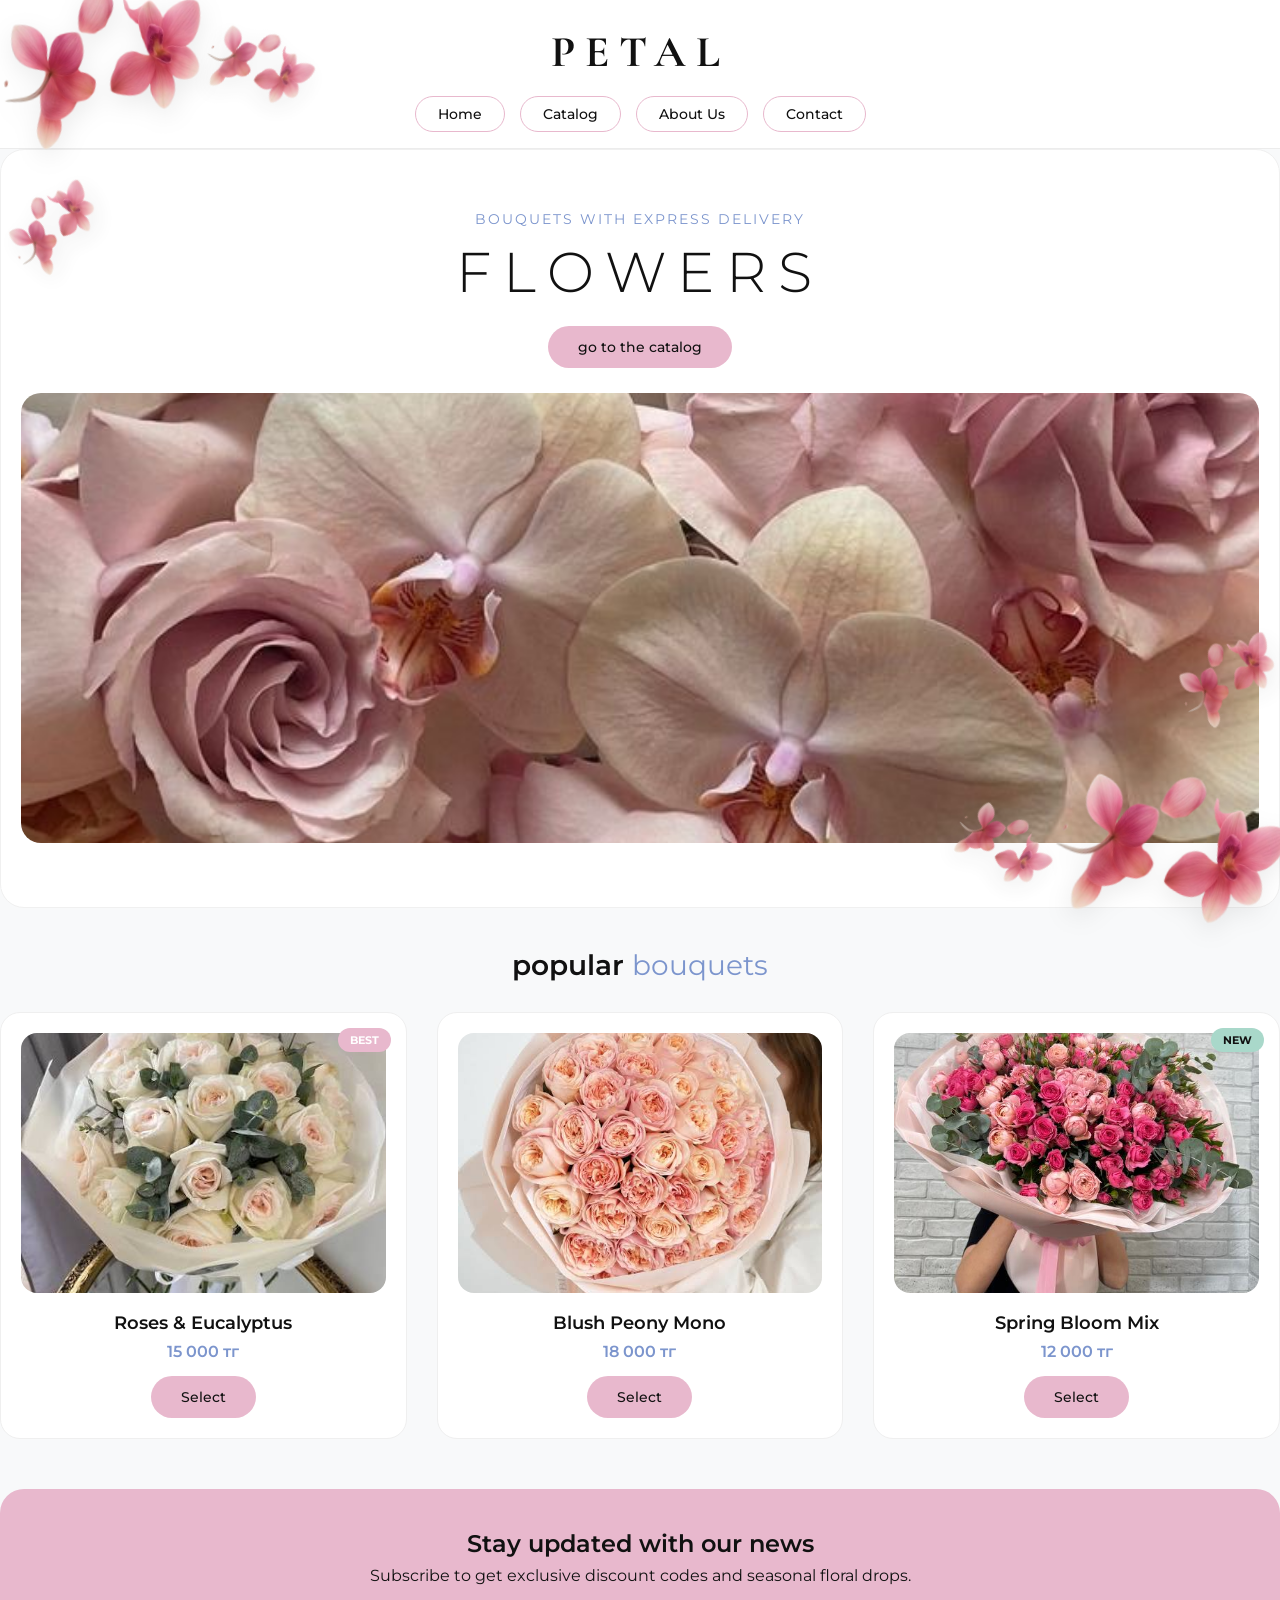
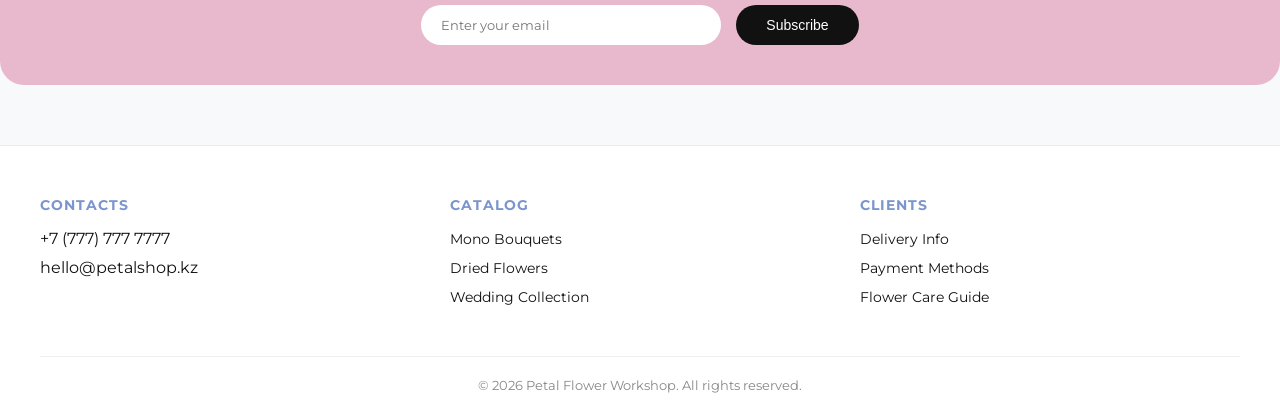
<file: index.html>
<!DOCTYPE html>
<html lang="en">
<head>
    <meta charset="UTF-8">
    <meta name="viewport" content="width=device-width, initial-scale=1.0">
    <title>Petal - Flower Workshop</title>
    <link rel="stylesheet" href="css/style.css">
</head>
<body>
    <img src="imeges/гүл.png" class="bg-flower bg-flower-tl-main" alt="Main Flower Top Left">
    <img src="imeges/гүл.png" class="bg-flower bg-flower-tl-sub1" alt="Sub Flower 1 Top Left">
    <img src="imeges/гүл.png" class="bg-flower bg-flower-tl-sub2" alt="Sub Flower 2 Top Left">

    <img src="imeges/гүл.png" class="bg-flower bg-flower-br-main" alt="Main Flower Bottom Right">
    <img src="imeges/гүл.png" class="bg-flower bg-flower-br-sub1" alt="Sub Flower 1 Bottom Right">
    <img src="imeges/гүл.png" class="bg-flower bg-flower-br-sub2" alt="Sub Flower 2 Bottom Right">

    <header>
        <div class="nav-container">
            <div class="logo">Petal</div>
            <nav>
                <ul class="nav-links">
                    <li><a href="index.html">Home</a></li>
                    <li><a href="catalog.html">Catalog</a></li>
                    <li><a href="about.html">About Us</a></li>
                    <li><a href="contact.html">Contact</a></li>
                </ul>
            </nav>
        </div>
    </header>

    <main>
        <section class="hero">
            <p class="hero-subtitle">Bouquets with express delivery</p>
            <h1 class="hero-title">FLOWERS</h1>
            <a href="catalog.html" class="btn-pill">go to the catalog</a>
            <img src="imeges/цветошки.jpg" alt="Floral Banner" class="hero-img">
        </section>

        <section style="margin-bottom: 50px;">
            <h2 style="font-size: 28px; text-align: center;">popular <span class="highlight">bouquets</span></h2>
            
            <div class="grid-catalog">
                <article class="card">
                    <span class="badge badge-best">BEST</span>
                    <img src="imeges/цветы7.jpg" alt="Roses">
                    <h3>Roses & Eucalyptus</h3>
                    <p class="price">15 000 тг</p>
                    <a href="catalog.html" class="btn-pill">Select</a>
                </article>

                <article class="card">
                    <img src="imeges/цветы8.jpg" alt="Peonies">
                    <h3>Blush Peony Mono</h3>
                    <p class="price">18 000 тг</p>
                    <a href="catalog.html" class="btn-pill">Select</a>
                </article>

                <article class="card">
                    <span class="badge badge-new">NEW</span>
                    <img src="imeges/цветы9.jpg" alt="Lavender">
                    <h3>Spring Bloom Mix</h3>
                    <p class="price">12 000 тг</p>
                    <a href="catalog.html" class="btn-pill">Select</a>
                </article>
            </div>
        </section>

        <section class="newsletter-section">
            <h2>Stay updated with our news</h2>
            <p style="margin-top: 8px;">Subscribe to get exclusive discount codes and seasonal floral drops.</p>
            <form class="newsletter-form" action="#">
                <input type="email" placeholder="Enter your email" required>
                <button type="submit" class="btn-pill" style="background-color: var(--text-black); color: white;">Subscribe</button>
            </form>
        </section>
    </main>

    <footer>
        <div class="footer-grid">
            <div class="footer-col">
                <h4>Contacts</h4>
                <ul>
                    <li>+7 (777) 777 7777</li>
                    <li>hello@petalshop.kz</li>
                </ul>
            </div>
            <div class="footer-col">
                <h4>Catalog</h4>
                <ul>
                    <li><a href="catalog.html">Mono Bouquets</a></li>
                    <li><a href="catalog.html">Dried Flowers</a></li>
                    <li><a href="catalog.html">Wedding Collection</a></li>
                </ul>
            </div>
            <div class="footer-col">
                <h4>Clients</h4>
                <ul>
                    <li><a href="#">Delivery Info</a></li>
                    <li><a href="#">Payment Methods</a></li>
                    <li><a href="#">Flower Care Guide</a></li>
                </ul>
            </div>
        </div>
        <div class="footer-bottom">
            <p>&copy; 2026 Petal Flower Workshop. All rights reserved.</p>
        </div>
    </footer>
</body>
</html>
</file>
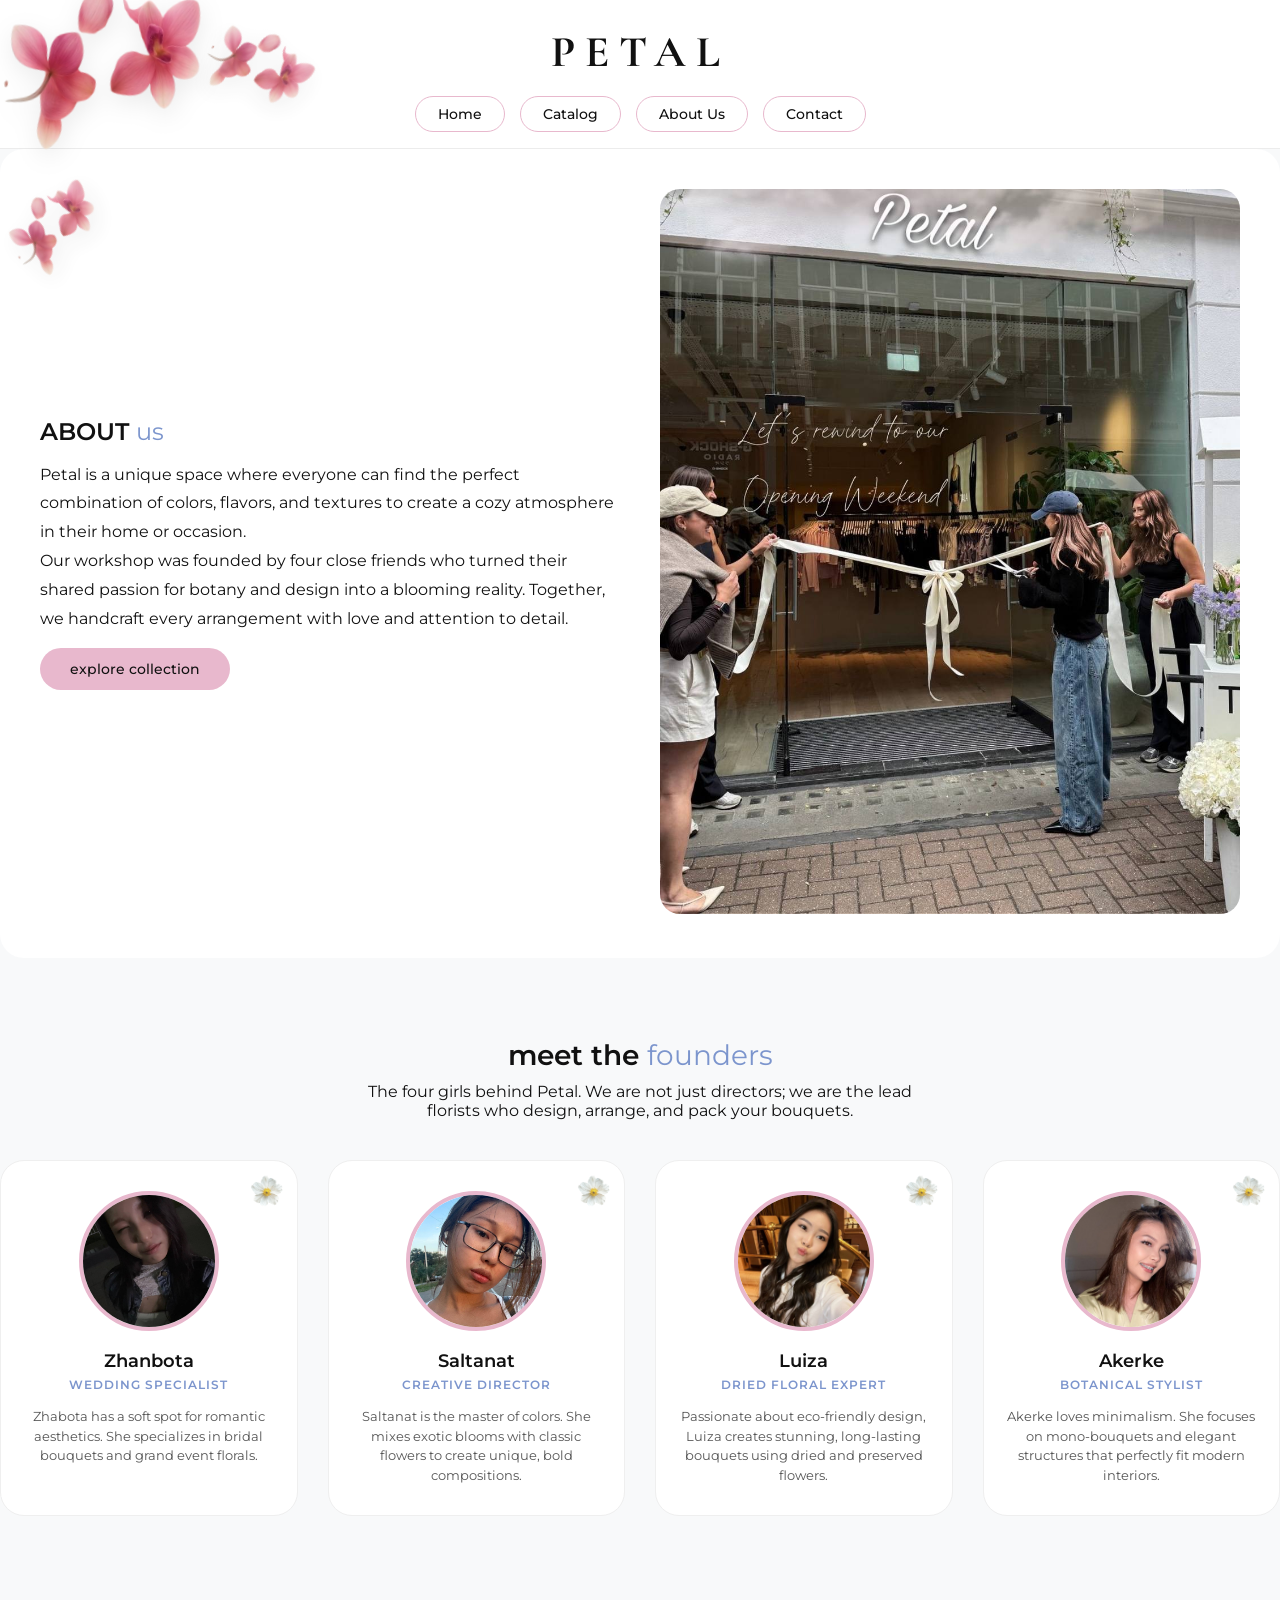
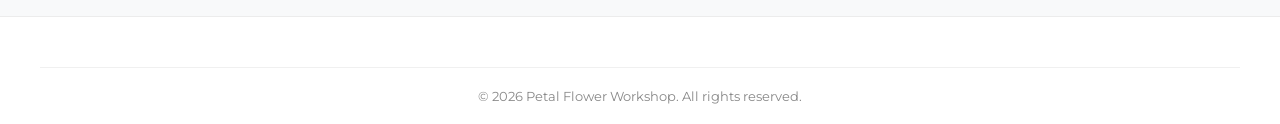
<file: about.html>
<!DOCTYPE html>
<html lang="en">
<head>
    <meta charset="UTF-8">
    <meta name="viewport" content="width=device-width, initial-scale=1.0">
    <title>About Us - Petal</title>
    <link rel="stylesheet" href="css/style.css">
</head>
<body>
    <!-- FIXED DECORATIVE FLOWERS -->
    <img src="imeges/гүл.png" class="bg-flower bg-flower-tl-main" alt="Main Flower Top Left">
    <img src="imeges/гүл.png" class="bg-flower bg-flower-tl-sub1" alt="Sub Flower 1 Top Left">
    <img src="imeges/гүл.png" class="bg-flower bg-flower-tl-sub2" alt="Sub Flower 2 Top Left">

    <header>
        <div class="nav-container">
            <div class="logo">Petal</div>
            <nav>
                <ul class="nav-links">
                    <li><a href="index.html">Home</a></li>
                    <li><a href="catalog.html">Catalog</a></li>
                    <li><a href="about.html">About Us</a></li>
                    <li><a href="contact.html">Contact</a></li>
                </ul>
            </nav>
        </div>
    </header>

    <main>
        <!-- Our Story Section -->
        <section class="about-grid">
            <div>
                <h2>ABOUT <span class="highlight">us</span></h2>
                <p style="margin-top: 15px; line-height: 1.8;">Petal is a unique space where everyone can find the perfect combination of colors, flavors, and textures to create a cozy atmosphere in their home or occasion.</p>
                <p style="line-height: 1.8;">Our workshop was founded by four close friends who turned their shared passion for botany and design into a blooming reality. Together, we handcraft every arrangement with love and attention to detail.</p>
                <a href="catalog.html" class="btn-pill" style="margin-top: 15px;">explore collection</a>
            </div>
            <div>
                <img src="imeges/біз.jpg" alt="Flower Workshop">
            </div>
        </section>

        <!-- The Founders & Florists Section -->
        <section style="margin-top: 80px; margin-bottom: 40px;">
            <h2 style="text-align: center; font-size: 28px;">meet the <span class="highlight">founders</span></h2>
            <p style="text-align: center; margin-top: 10px; max-width: 600px; margin-left: auto; margin-right: auto;">The four girls behind Petal. We are not just directors; we are the lead florists who design, arrange, and pack your bouquets.</p>
            
            <div class="team-grid">
                <!-- Founder 1 -->
                <article class="team-card">
                    <img src="imeges/фиксед.png" class="card-flower-deco" alt="Decorative Flower">
                    <img src="imeges/жанбота.jpg" alt="Zhanbota">
                    <h3>Zhanbota</h3>
                    <div class="team-role">Wedding Specialist</div>
                    <p>Zhabota has a soft spot for romantic aesthetics. She specializes in bridal bouquets and grand event florals.</p>
                </article>

                <!-- Founder 2 -->
                <article class="team-card">
                    <img src="imeges/фиксед.png" class="card-flower-deco" alt="Decorative Flower">
                    <img src="imeges/салтанат.jpg" alt="Saltanat">
                    <h3>Saltanat</h3>
                    <div class="team-role">Creative Director</div>
                    <p>Saltanat is the master of colors. She mixes exotic blooms with classic flowers to create unique, bold compositions.</p>
                </article>

                <!-- Founder 3 -->
                <article class="team-card">
                    <img src="imeges/фиксед.png" class="card-flower-deco" alt="Decorative Flower">
                    <img src="imeges/луиза.jpg" alt="Luiza">
                    <h3>Luiza</h3>
                    <div class="team-role">Dried Floral Expert</div>
                    <p>Passionate about eco-friendly design, Luiza creates stunning, long-lasting bouquets using dried and preserved flowers.</p>
                </article>

                <!-- Founder 4 -->
                <article class="team-card">
                    <img src="imeges/фиксед.png" class="card-flower-deco" alt="Decorative Flower">
                    <img src="imeges/ақерке.jpg" alt="Akerke">
                    <h3>Akerke</h3>
                    <div class="team-role">Botanical Stylist</div>
                    <p>Akerke loves minimalism. She focuses on mono-bouquets and elegant structures that perfectly fit modern interiors.</p>
                </article>
            </div>
        </section>
    </main>

    <footer>
        <div class="footer-bottom">
            <p>&copy; 2026 Petal Flower Workshop. All rights reserved.</p>
        </div>
    </footer>
</body>
</html>
</file>
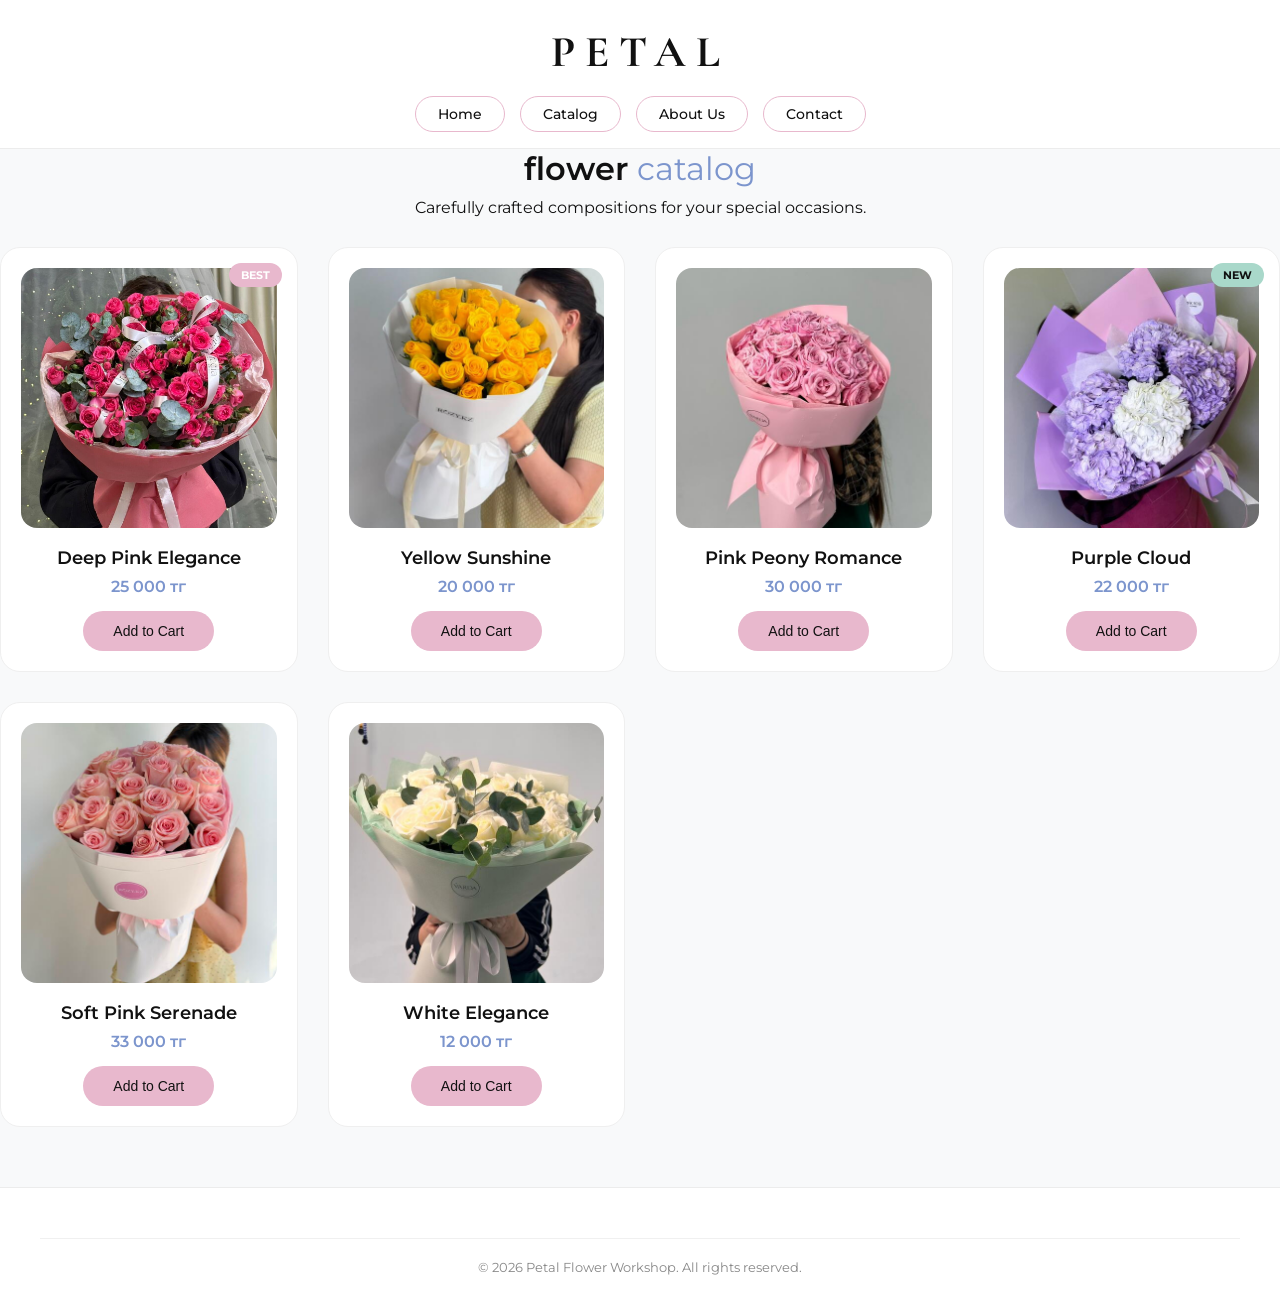
<file: catalog.html>
<!DOCTYPE html>
<html lang="en">
<head>
    <meta charset="UTF-8">
    <meta name="viewport" content="width=device-width, initial-scale=1.0">
    <title>Catalog - Petal</title>
    <link rel="stylesheet" href="css/style.css">
</head>
<body>
    <header>
        <div class="nav-container">
            <div class="logo">Petal</div>
            <nav>
                <ul class="nav-links">
                    <li><a href="index.html">Home</a></li>
                    <li><a href="catalog.html">Catalog</a></li>
                    <li><a href="about.html">About Us</a></li>
                    <li><a href="contact.html">Contact</a></li>
                </ul>
            </nav>
        </div>
    </header>

    <main>
        <h1 style="text-align: center; margin-bottom: 10px;">flower <span class="highlight">catalog</span></h1>
        <p style="text-align: center; margin-bottom: 30px;">Carefully crafted compositions for your special occasions.</p>

        <!-- 6 Item Grid -->
        <section class="grid-catalog">
            <article class="card">
                <span class="badge badge-best">BEST</span>
                <img src="imeges/цветы1.jpg" alt="Flower">
                <h3>Deep Pink Elegance</h3>
                <p class="price">25 000 тг</p>
                <button class="btn-pill">Add to Cart</button>
            </article>

            <article class="card">
                <img src="imeges/цветы2.jpg" alt="Flower">
                <h3>Yellow Sunshine</h3>
                <p class="price">20 000 тг</p>
                <button class="btn-pill">Add to Cart</button>
            </article>

            <article class="card">
                <img src="imeges/цветы3.jpg" alt="Flower">
                <h3>Pink Peony Romance</h3>
                <p class="price">30 000 тг</p>
                <button class="btn-pill">Add to Cart</button>
            </article>

            <article class="card">
                <span class="badge badge-new">NEW</span>
                <img src="imeges/цветы4.jpg" alt="Flower">
                <h3>Purple Cloud</h3>
                <p class="price">22 000 тг</p>
                <button class="btn-pill">Add to Cart</button>
            </article>

            <article class="card">
                <img src="imeges/цветы5.jpg" alt="Flower">
                <h3>Soft Pink Serenade</h3>
                <p class="price">33 000 тг</p>
                <button class="btn-pill">Add to Cart</button>
            </article>

            <article class="card">
                <img src="imeges/цветы6.jpg" alt="Flower">
                <h3>White Elegance</h3>
                <p class="price">12 000 тг</p>
                <button class="btn-pill">Add to Cart</button>
            </article>
        </section>
    </main>

    <footer>
        <div class="footer-bottom">
            <p>&copy; 2026 Petal Flower Workshop. All rights reserved.</p>
        </div>
    </footer>
</body>
</html>
</file>
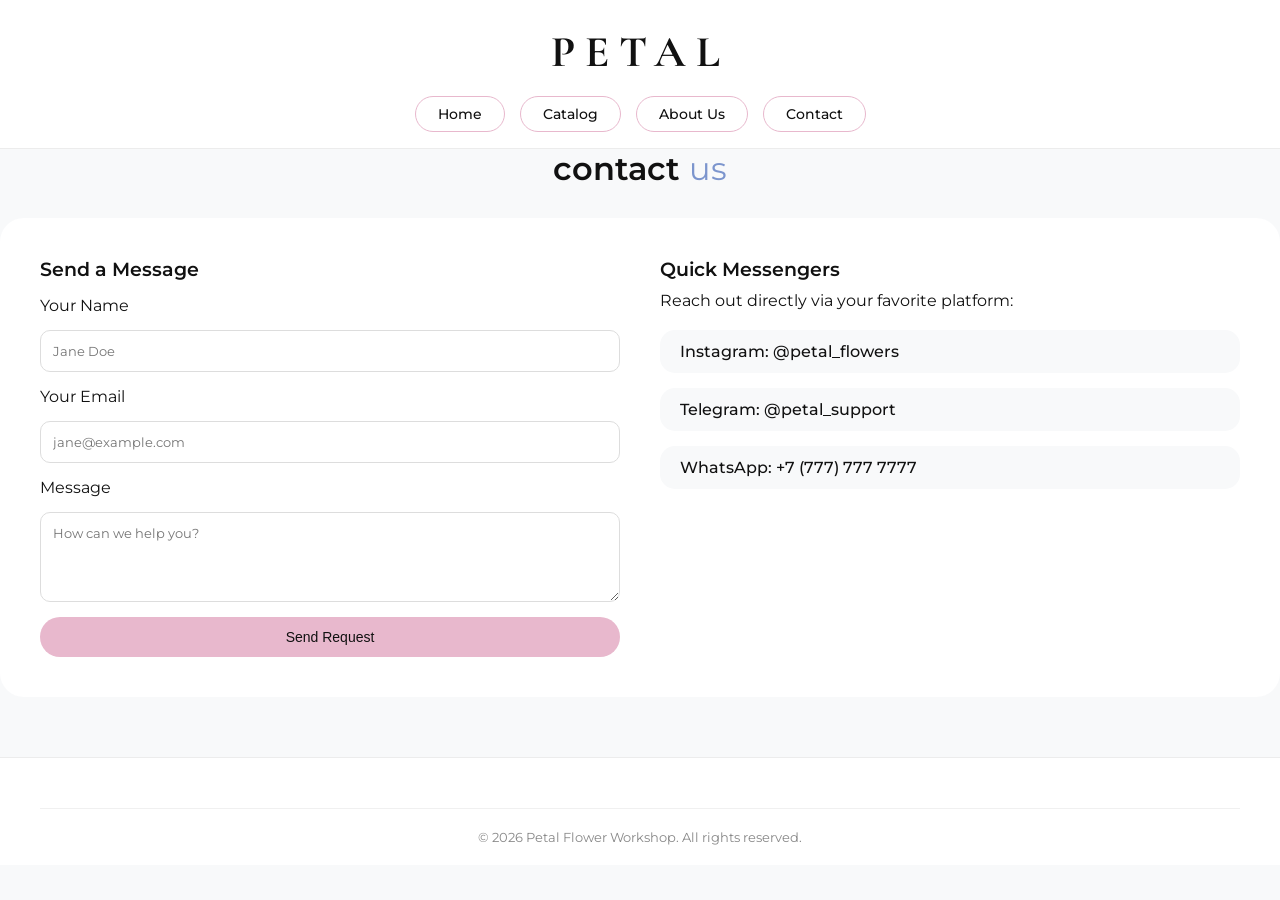
<file: contact.html>
<!DOCTYPE html>
<html lang="en">
<head>
    <meta charset="UTF-8">
    <meta name="viewport" content="width=device-width, initial-scale=1.0">
    <title>Contact Us - Petal</title>
    <link rel="stylesheet" href="css/style.css">
</head>
<body>
    <header>
        <div class="nav-container">
            <div class="logo">Petal</div>
            <nav>
                <ul class="nav-links">
                    <li><a href="index.html">Home</a></li>
                    <li><a href="catalog.html">Catalog</a></li>
                    <li><a href="about.html">About Us</a></li>
                    <li><a href="contact.html">Contact</a></li>
                </ul>
            </nav>
        </div>
    </header>

    <main>
        <h1 style="text-align: center; margin-bottom: 30px;">contact <span class="highlight">us</span></h1>

        <section class="contact-container">
            <form class="contact-form" action="#" method="POST">
                <h3>Send a Message</h3>
                <label for="name">Your Name</label>
                <input type="text" id="name" name="name" required placeholder="Jane Doe">

                <label for="email">Your Email</label>
                <input type="email" id="email" name="email" required placeholder="jane@example.com">

                <label for="message">Message</label>
                <textarea id="message" name="message" rows="4" required placeholder="How can we help you?"></textarea>

                <button type="submit" class="btn-pill">Send Request</button>
            </form>

            <div>
                <h3>Quick Messengers</h3>
                <p style="margin-top: 10px; margin-bottom: 20px;">Reach out directly via your favorite platform:</p>
                <ul class="messenger-list">
                    <li><a href="#">Instagram: @petal_flowers</a></li>
                    <li><a href="#">Telegram: @petal_support</a></li>
                    <li><a href="#"> WhatsApp: +7 (777) 777 7777</a></li>
                </ul>
            </div>
        </section>
    </main>

    <footer>
        <div class="footer-bottom">
            <p>&copy; 2026 Petal Flower Workshop. All rights reserved.</p>
        </div>
    </footer>
</body>
</html>
</file>
<file: css/style.css>
@import url('https://fonts.googleapis.com/css2?family=Cormorant+Garamond:wght@600;700&family=Montserrat:wght@300;400;500;600;700&display=swap');

:root {
    --periwinkle: #7C95CD;
    --soft-blue: #8FB1CE;
    --mint-green: #A9D8CA;
    --bg-light: #F8F9FA;
    --lilac-pink: #E8B8CD;
    --text-black: #111111;
    --white: #FFFFFF;
}

* {
    margin: 0;
    padding: 0;
    box-sizing: border-box;
}

body {
    font-family: 'Montserrat', sans-serif;
    background-color: var(--bg-light);
    color: var(--text-black);
    display: flex;
    flex-direction: column;
    min-height: 100vh;
}

.bg-flower {
    position: fixed;
    pointer-events: none;
    z-index: 100;
    filter: drop-shadow(0 8px 12px rgba(0,0,0,0.08));
}

.bg-flower-tl-main {
    top: -40px;
    left: -40px;
    width: 280px;
    transform: rotate(-10deg);
    z-index: 102;
}

.bg-flower-tl-sub1 {
    top: 15px;
    left: 190px;
    width: 140px;
    transform: rotate(25deg);
    opacity: 0.8;
    z-index: 101;
}

.bg-flower-tl-sub2 {
    top: 180px;
    left: -15px;
    width: 130px;
    transform: rotate(-40deg);
    opacity: 0.8;
    z-index: 101;
}

.bg-flower-br-main {
    bottom: -40px;
    right: -40px;
    width: 300px;
    transform: rotate(15deg);
    z-index: 102;
}

.bg-flower-br-sub1 {
    bottom: 180px;
    right: -15px;
    width: 140px;
    transform: rotate(-30deg);
    opacity: 0.8;
    z-index: 101;
}

.bg-flower-br-sub2 {
    bottom: 15px;
    right: 210px;
    width: 130px;
    transform: rotate(40deg);
    opacity: 0.8;
    z-index: 101;
}

@media (max-width: 768px) {
    .bg-flower-tl-main { width: 160px; top: -20px; left: -20px; }
    .bg-flower-tl-sub1 { width: 80px; top: 10px; left: 110px; }
    .bg-flower-tl-sub2 { width: 75px; top: 100px; left: -10px; }

    .bg-flower-br-main { width: 170px; bottom: -20px; right: -20px; }
    .bg-flower-br-sub1 { width: 85px; bottom: 110px; right: -10px; }
    .bg-flower-br-sub2 { width: 80px; bottom: 10px; right: 120px; }
}

header {
    background-color: var(--white);
    padding: 25px 40px;
    border-bottom: 1px solid #ECECEC;
}

.nav-container {
    display: flex;
    flex-direction: column;
    align-items: center;
    gap: 20px;
    max-width: 1200px;
    margin: 0 auto;
}

.logo {
    font-family: 'Cormorant Garamond', serif;
    font-size: 44px;
    font-weight: 700;
    letter-spacing: 10px;
    color: var(--text-black);
    text-transform: uppercase;
    text-decoration: none;
    text-align: center;
    display: block;
    margin-bottom: 5px;
    transition: all 0.3s ease;
}

.logo:hover {
    color: var(--periwinkle);
    transform: scale(1.02);
}

.nav-links {
    list-style: none;
    display: flex;
    gap: 15px;
    flex-wrap: wrap;
    justify-content: center;
}

.nav-links a {
    color: var(--text-black);
    text-decoration: none;
    font-weight: 500;
    font-size: 14px;
    padding: 8px 22px;
    border: 1.5px solid var(--lilac-pink);
    border-radius: 25px;
    background-color: var(--white);
    transition: all 0.3s ease;
}

.nav-links a:hover {
    background-color: var(--lilac-pink);
    color: var(--text-black);
    transform: translateY(-2px);
}

h1, h2, h3 {
    color: var(--text-black);
    font-weight: 600;
}

.highlight {
    color: var(--periwinkle);
    font-weight: 400;
}

.btn-pill {
    display: inline-block;
    background-color: var(--lilac-pink);
    color: var(--text-black);
    padding: 12px 30px;
    border-radius: 30px;
    text-decoration: none;
    font-weight: 500;
    font-size: 14px;
    border: none;
    cursor: pointer;
    transition: all 0.3s ease;
}

.btn-pill:hover {
    background-color: var(--periwinkle);
    color: var(--white);
    transform: translateY(-2px);
}

.hero {
    text-align: center;
    padding: 60px 20px;
    background-color: var(--white);
    border-radius: 24px;
    margin-bottom: 40px;
    border: 1px solid #F0F0F0;
}

.hero-subtitle {
    font-size: 14px;
    text-transform: uppercase;
    letter-spacing: 2px;
    color: var(--periwinkle);
    margin-bottom: 10px;
}

.hero-title {
    font-size: 56px;
    letter-spacing: 12px;
    margin-bottom: 20px;
    font-weight: 300;
}

.hero-img {
    width: 100%;
    max-height: 450px;
    object-fit: cover;
    border-radius: 20px;
    margin-top: 25px;
}

.badge {
    position: absolute;
    top: 15px;
    right: 15px;
    padding: 5px 12px;
    border-radius: 15px;
    font-size: 11px;
    font-weight: 700;
    color: var(--white);
}

.badge-best { background-color: var(--lilac-pink); }
.badge-new { background-color: var(--mint-green); color: var(--text-black); }

.grid-catalog {
    display: grid;
    grid-template-columns: repeat(auto-fit, minmax(280px, 1fr));
    gap: 30px;
    margin-top: 30px;
}

.card {
    position: relative;
    background-color: var(--white);
    border-radius: 20px;
    padding: 20px;
    text-align: center;
    border: 1px solid #EFEFEF;
    transition: transform 0.3s;
}

.card:hover {
    transform: translateY(-5px);
}

.card img {
    width: 100%;
    height: 260px;
    object-fit: cover;
    border-radius: 16px;
    margin-bottom: 15px;
}

.card h3 {
    font-size: 18px;
    margin-bottom: 8px;
}

.card .price {
    font-weight: 600;
    color: var(--periwinkle);
    margin-bottom: 15px;
}

.about-grid {
    display: grid;
    grid-template-columns: 1fr 1fr;
    gap: 40px;
    align-items: center;
    background-color: var(--white);
    padding: 40px;
    border-radius: 24px;
}

.about-grid img {
    width: 100%;
    border-radius: 20px;
}

.team-grid {
    display: grid;
    grid-template-columns: repeat(auto-fit, minmax(220px, 1fr));
    gap: 30px;
    margin-top: 40px;
}

.team-card {
    position: relative;
    background-color: var(--white);
    padding: 30px 20px;
    border-radius: 24px;
    text-align: center;
    border: 1px solid #EFEFEF;
    transition: transform 0.3s;
    overflow: hidden;
}

.team-card:hover {
    transform: translateY(-5px);
    box-shadow: 0 10px 20px rgba(0,0,0,0.05);
}

.card-flower-deco {
    position: absolute;
    top: 12px;
    right: 12px;
    width: 36px;
    height: 36px;
    object-fit: contain;
    opacity: 0.85;
    pointer-events: none;
}

.team-card img:not(.card-flower-deco) {
    width: 140px;
    height: 140px;
    border-radius: 50%;
    object-fit: cover;
    margin-bottom: 15px;
    border: 4px solid var(--lilac-pink);
}

.team-card h3 {
    font-size: 18px;
    margin-bottom: 5px;
}

.team-role {
    font-size: 12px;
    font-weight: 600;
    text-transform: uppercase;
    color: var(--periwinkle);
    margin-bottom: 15px;
    letter-spacing: 1px;
}

.team-card p {
    font-size: 13px;
    color: #555;
    line-height: 1.5;
}

.newsletter-section {
    background-color: var(--lilac-pink);
    padding: 40px;
    border-radius: 24px;
    text-align: center;
    margin-top: 50px;
}

.newsletter-form {
    display: flex;
    justify-content: center;
    gap: 15px;
    margin-top: 20px;
    flex-wrap: wrap;
}

.newsletter-form input {
    padding: 12px 20px;
    border-radius: 30px;
    border: none;
    width: 300px;
    outline: none;
    font-family: 'Montserrat', sans-serif;
}

.contact-container {
    display: grid;
    grid-template-columns: 1fr 1fr;
    gap: 40px;
    background: var(--white);
    padding: 40px;
    border-radius: 24px;
}

.contact-form {
    display: flex;
    flex-direction: column;
    gap: 15px;
}

.contact-form input, .contact-form textarea {
    padding: 12px;
    border: 1px solid #DDD;
    border-radius: 10px;
    font-family: 'Montserrat', sans-serif;
}

.messenger-list {
    list-style: none;
    display: flex;
    flex-direction: column;
    gap: 15px;
    margin-top: 20px;
}

.messenger-list a {
    display: block;
    padding: 12px 20px;
    background-color: var(--bg-light);
    border-radius: 15px;
    color: var(--text-black);
    text-decoration: none;
    font-weight: 500;
    transition: background 0.3s;
}

.messenger-list a:hover {
    background-color: var(--mint-green);
}

footer {
    background-color: var(--white);
    border-top: 1px solid #ECECEC;
    padding: 50px 40px 20px;
    margin-top: 60px;
}

.footer-grid {
    display: grid;
    grid-template-columns: repeat(auto-fit, minmax(180px, 1fr));
    gap: 30px;
    max-width: 1200px;
    margin: 0 auto;
    margin-bottom: 40px;
}

.footer-col h4 {
    font-size: 14px;
    text-transform: uppercase;
    letter-spacing: 1px;
    margin-bottom: 15px;
    color: var(--periwinkle);
}

.footer-col ul {
    list-style: none;
}

.footer-col ul li {
    margin-bottom: 10px;
}

.footer-col ul a {
    color: var(--text-black);
    text-decoration: none;
    font-size: 14px;
}

.footer-bottom {
    text-align: center;
    font-size: 13px;
    color: #888;
    border-top: 1px solid #F0F0F0;
    padding-top: 20px;
}

@media (max-width: 768px) {
    .nav-container { flex-direction: column; gap: 15px; }
    .about-grid, .contact-container { grid-template-columns: 1fr; }
    .hero-title { font-size: 36px; letter-spacing: 6px; }
    .bg-flower-1 { width: 200px; top: -20px; left: -20px; }
    .bg-flower-2 { width: 220px; bottom: -20px; right: -20px; }
}
</file>
